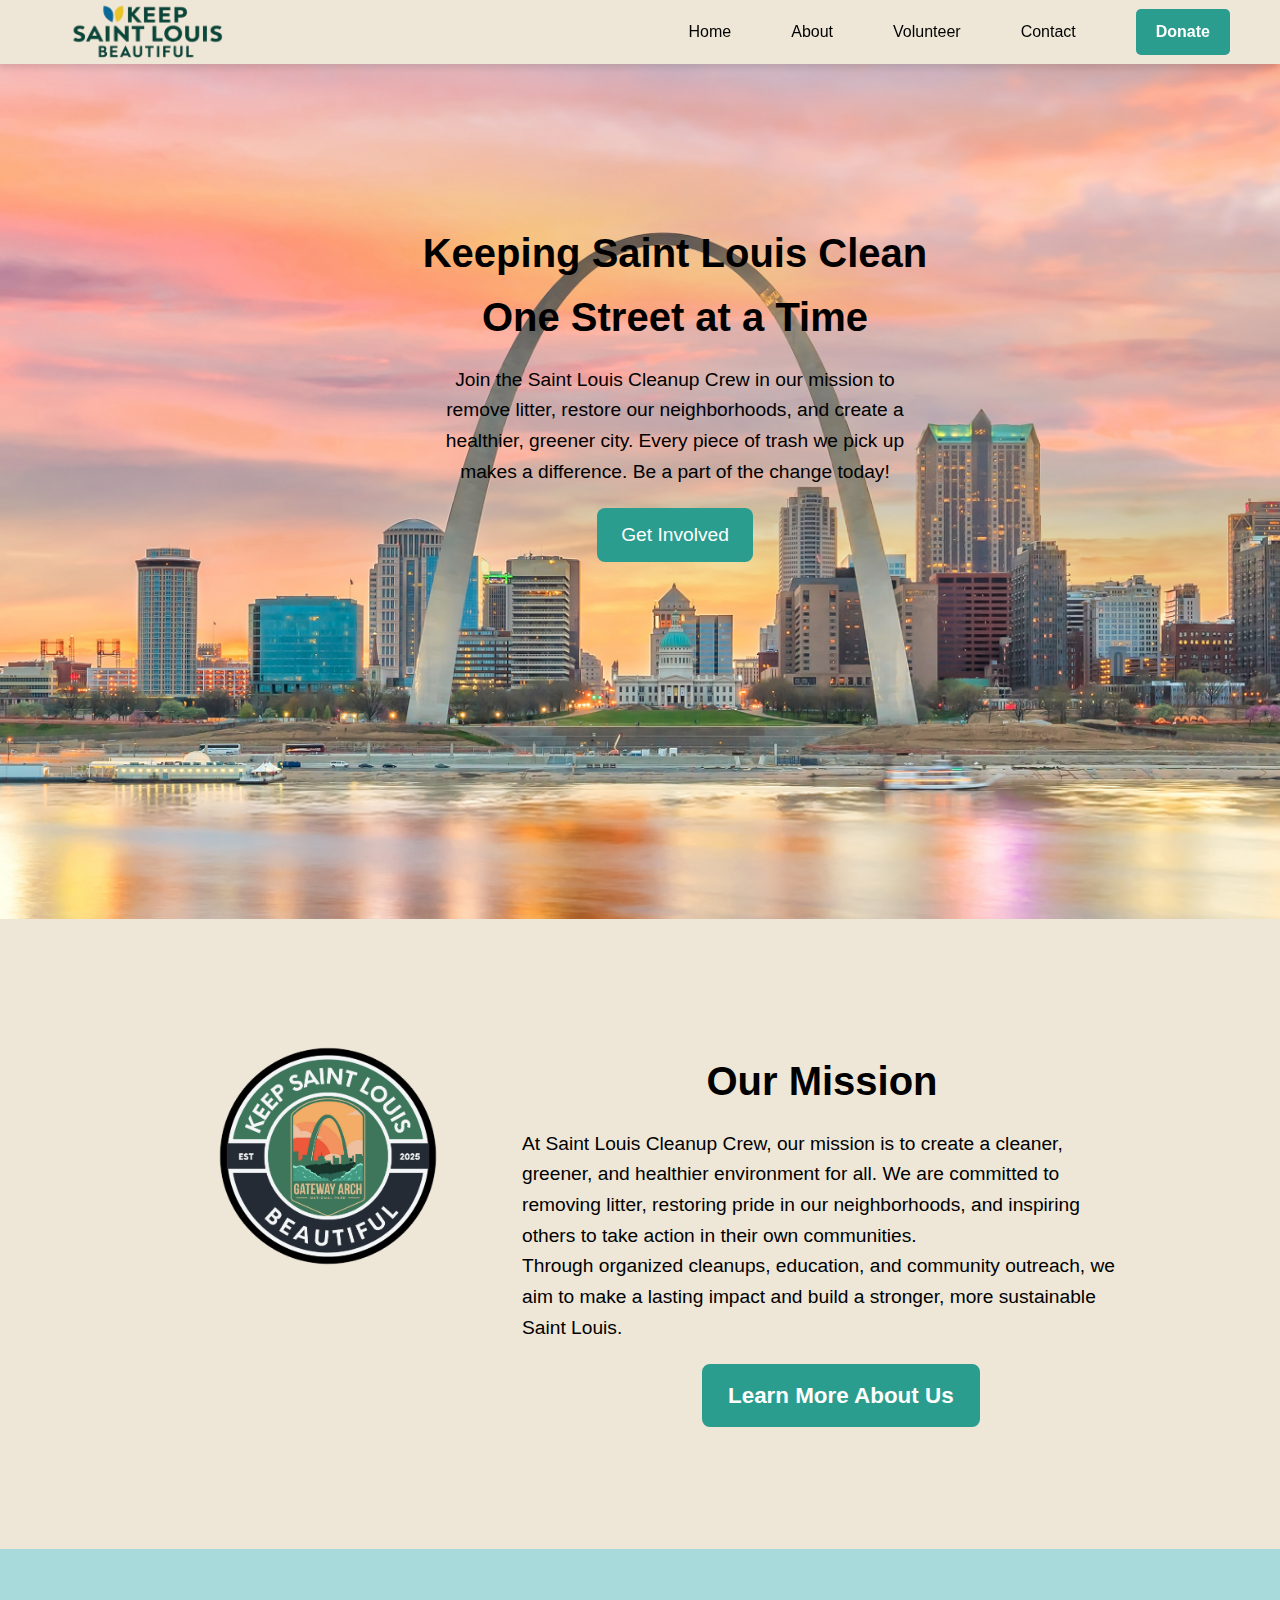
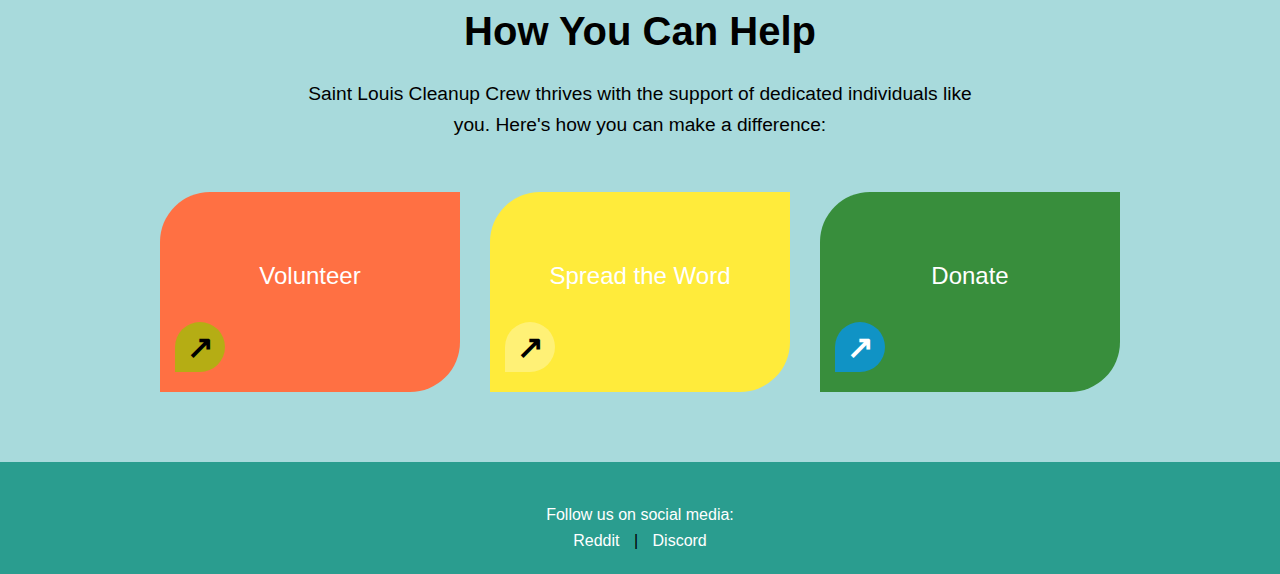
<file: index.html>
<!DOCTYPE html>
<html lang="en">
<head>
    <meta charset="UTF-8">
    <meta name="viewport" content="width=device-width, initial-scale=1.0">
    <title>Keep Saint Louis Beautiful</title>
    <link rel="icon" href="images/title_logo.png" type="image/png">
    <link rel="stylesheet" href="styles.css">
</head>
<body>
    <header>
        <div class="logo-container">
            <div class="logo">
                <a href="index.html"> <!-- Link to homepage -->
                    <img src="images/header_logo.png" alt="Logo" />
                </a>
            </div>
        </div>
        <nav>
            <ul>
                <li><a href="index.html">Home</a></li>
                <li><a href="about.html">About</a></li>
                <li><a href="volunteer.html">Volunteer</a></li>
                <li><a href="contact.html">Contact</a></li>
                <li><a href="donate.html" class="donate-btn">Donate</a></li>
            </ul>
        </nav>
    </header>

    <section class="hero" id="hero">
        <div class="hero-container">
            <div class="hero-right">
                <div class="hero-text">
                    <h1>Keeping Saint Louis Clean <br> One Street at a Time</h1>
                    <p>Join the Saint Louis Cleanup Crew in our mission to remove litter, restore our neighborhoods, and create a healthier, greener city. Every piece of trash we pick up makes a difference. Be a part of the change today!</p>
                    <a href="volunteer.html" class="hero-btn">Get Involved</a>
                </div>
            </div>
        </div>
    </section>

    <section id="our-mission" class="our-mission">
        <div class="mission-content">
            <img src="images/badge_logo.png" alt="Saint Louis Cleanup Crew Logo" class="mission-logo" />
            <div class="mission-text">
                <h1>Our Mission</h1>
                <p>
                    At Saint Louis Cleanup Crew, our mission is to create a cleaner, greener, and healthier environment for all. 
                    We are committed to removing litter, restoring pride in our neighborhoods, and inspiring others to take action in their own communities.
                </p>
                <p>
                    Through organized cleanups, education, and community outreach, we aim to make a lasting impact and build a stronger, more sustainable Saint Louis.
                </p>
                <a href="about.html" class="cta-button">Learn More About Us</a>
            </div>
        </div>
    </section>

    <section id="how-you-can-help" class="how-you-can-help">
        <div class="how-help-content">
            <h1>How You Can Help</h1>
            <p>Saint Louis Cleanup Crew thrives with the support of dedicated individuals like you. Here's how you can make a difference:</p>
            <div class="cards">
                <div class="card volunteer">
                    <a href="volunteer.html" class="card-link">
                        <div class="overlay"></div>
                        <p>Volunteer</p>
                        <div class="arrow">&#8599;</div>
                    </a>
                </div>                
                <div class="card spread-the-word">
                    <div class="overlay"></div>
                    <p>Spread the Word</p>
                    <div class="arrow">&#8599;</div>
                </div>
                <div class="card donate">
                    <div class="overlay"></div>
                    <p>Donate</p>
                    <div class="arrow">&#8599;</div>
                </div>
            </div>
        </div>
    </section>

    <footer>
        <p>Follow us on social media:</p>
        <a href="https://www.reddit.com/r/StLouisCleanupCrew/" target="_blank">Reddit</a> |
        <a href="https://discord.gg/vTdXExp7Z8 " target="_blank">Discord</a>
    </footer>
</body>
</html>
</file>
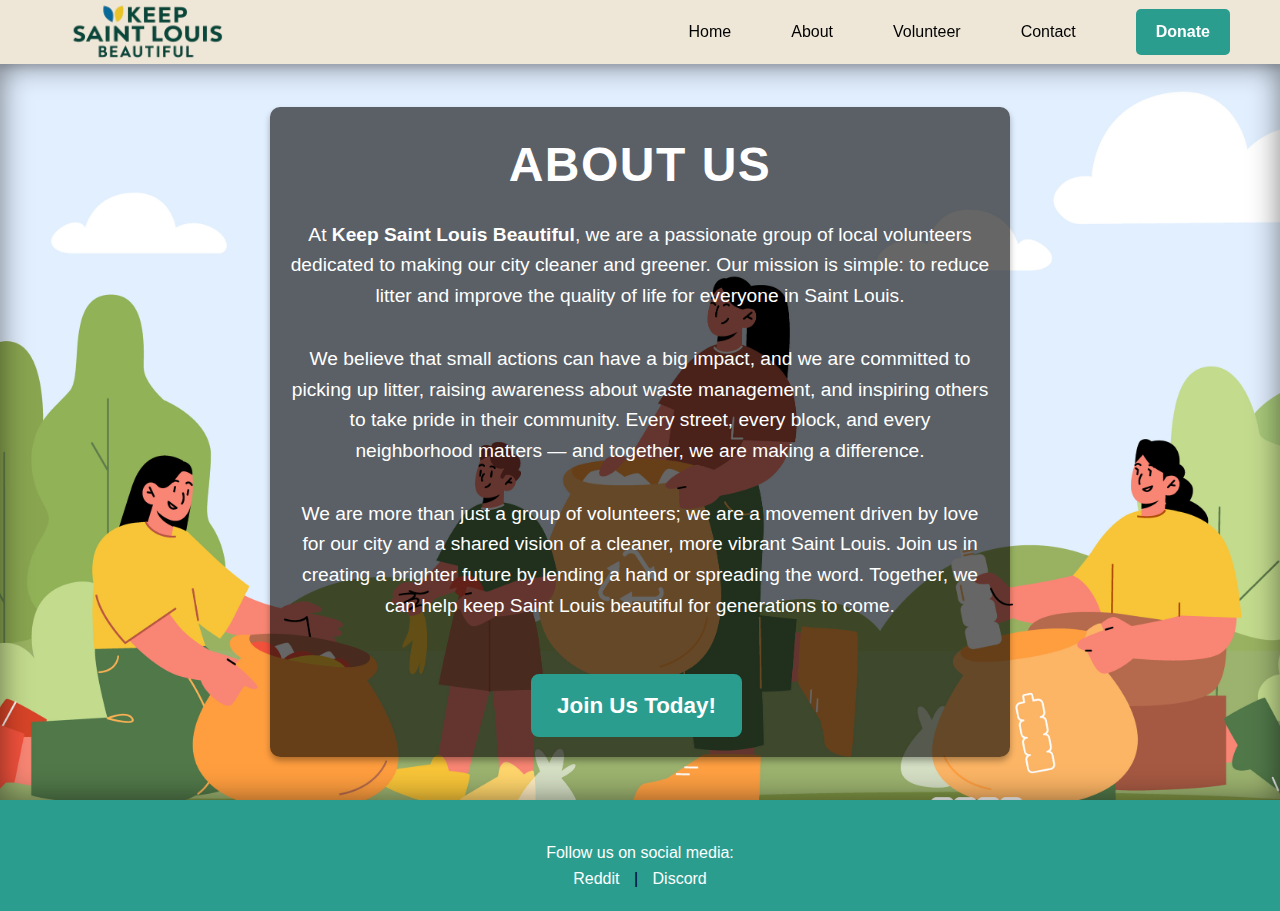
<file: about.html>
<!DOCTYPE html>
<html lang="en">
<head>
    <meta charset="UTF-8">
    <meta name="viewport" content="width=device-width, initial-scale=1.0">
    <title>About Us - Keep Saint Louis Beautiful</title>
    <link rel="stylesheet" href="styles.css">
</head>
<body>
    <header>
        <div class="logo-container">
            <div class="logo">
                <a href="index.html">
                    <img src="images/header_logo.png" alt="Logo" />
                </a>
            </div>
        </div>
        <nav>
            <ul>
                <li><a href="index.html">Home</a></li>
                <li><a href="about.html">About</a></li>
                <li><a href="volunteer.html">Volunteer</a></li>
                <li><a href="contact.html">Contact</a></li>
                <li><a href="donate.html" class="donate-btn">Donate</a></li>
            </ul>
        </nav>
    </header>

    <!-- About Us Section -->
<section class="about">
    <div class="about-content">
        <h1>About Us</h1>
        <p>At <strong>Keep Saint Louis Beautiful</strong>, we are a passionate group of local volunteers dedicated to making our city cleaner and greener. Our mission is simple: to reduce litter and improve the quality of life for everyone in Saint Louis.</p>
        <p>We believe that small actions can have a big impact, and we are committed to picking up litter, raising awareness about waste management, and inspiring others to take pride in their community. Every street, every block, and every neighborhood matters — and together, we are making a difference.</p>
        <p>We are more than just a group of volunteers; we are a movement driven by love for our city and a shared vision of a cleaner, more vibrant Saint Louis. Join us in creating a brighter future by lending a hand or spreading the word. Together, we can help keep Saint Louis beautiful for generations to come.</p>
        
        <!-- Call to Action Button -->
        <div class="cta-container">
            <a href="volunteer-form.html" class="cta-button">Join Us Today!</a>
        </div>
    </div>
</section>



    <footer>
        <p>Follow us on social media:</p>
        <a href="https://www.reddit.com/r/StLouisCleanupCrew/" target="_blank">Reddit</a> |
        <a href="https://discord.gg/vTdXExp7Z8 " target="_blank">Discord</a>
    </footer>
</body>
</html>
</file>
<file: styles.css>
/* General Styles */
* {
    margin: 0;
    padding: 0;
    box-sizing: border-box;
}

body {
    font-family: Arial, sans-serif;
    line-height: 1.6;
    background-color: #f4f4f4;
    overflow-x: hidden; /* To prevent horizontal scrolling if sections overflow */
}

/* Header Styles */
header {
    position: sticky; /* Makes the header sticky */
    top: 0; /* Ensures the header stays at the top of the viewport */
    display: flex;
    justify-content: space-between;
    align-items: center;
    background-color: #EEE7D7;
    padding: 20px;
    z-index: 1000; /* Ensures the header stays on top of other elements */
    width: 100%; /* Ensures the header takes the full width of the viewport */
    box-shadow: 0 4px 6px rgba(0, 0, 0, 0.1); /* Optional: Adds a shadow under the sticky header for better visibility */
    height: 4rem;
}

.logo-container {
    display: flex;
    align-items: center;
}

.logo img {
    width: 21.875rem;
    margin-left: -50px;
    margin-top: 0.625rem;
}

nav ul {
    display: flex;
    list-style-type: none;
    align-items: center; /* Vertically center nav items */
}

nav li {
    margin: 0 15px;
    padding: 15px;
}

nav a {
    color: rgb(0, 0, 0);
    text-decoration: none;
    font-size: 1rem;
}

nav a:hover {
    text-decoration: underline;
}

/* Donate Button in Header */
nav .donate-btn {
    background-color: #2a9d8f; /* Color to stand out */
    color: white;
    padding: 10px 20px;
    font-size: 1rem;
    font-weight: bold;
    text-decoration: none;
    border-radius: 50px;
    display: inline-block;
    transition: background-color 0.3s;
}

nav .donate-btn:hover {
    background-color: #e68930; /* Darker shade on hover */
}

/* Hero Section Styles */
.hero {
    display: flex;
    justify-content: center; /* Centers content horizontally */
    align-items: center; /* Centers content vertically */
    text-align: center;
    padding: 50px;
    background: url('images/hero.jpeg') no-repeat center bottom;
    background-size: cover;
    color: white;
    height: 95vh;
    width: 100%;
}

.hero-container {
    display: flex;
    flex-direction: column;
    align-items: center;
    justify-content: center;
    width: 100%;
    height: 100vh;
}

.hero-text {
    max-width: 600px;
    margin-top: -200px;
    margin-left: 70px;
}

.hero-text h1 {
    font-size: 2.5rem;
    margin-bottom: 1rem;
    color: black;
}

.hero-text p {
    font-size: 1.2rem;
    max-width: 500px;
    margin: 0 auto;
    color: black;
}

/* Hero Button */
.hero-btn {
    display: inline-block;
    margin-top: 20px;
    padding: 12px 24px;
    background-color: #2a9d8f;
    color: rgb(255, 255, 255);
    font-size: 1.2rem;
    text-decoration: none;
    border-radius: 8px;
    transition: background 0.3s;
}

.hero-btn:hover {
    background-color: #1e7f6a;
}

/* Our Mission Section Styling */
.our-mission {
    position: relative;
    display: flex;
    justify-content: center; /* Centers content horizontally */
    align-items: center; /* Centers content vertically */
    text-align: center;
    padding: 50px;
    background-color: #EEE7D7; /* Warm orange */
    height: 70vh; /* Full viewport height */
    width: 100%;
}

.mission-content {
    position: relative;
    width: 100%;
    height: 100%;
}

.mission-logo {
    position: absolute; /* Allows the logo to be freely moved */
    top: 5%; /* Adjust this value to position the logo vertically */
    left: 10%; /* Adjust this value to position the logo horizontally */
    width: 25vw; /* Adjust the width of the logo */
    height: auto;
}

.mission-text {
    position: absolute; /* Allows text to be freely moved */
    top: 15%; /* Adjust this value to position the text vertically */
    left: 40%; /* Adjust this value to position the text horizontally */
    max-width: 600px;
    text-align: left; /* Left align the text */
}

.mission-text h1 {
    font-size: 2.5rem;
    margin-bottom: 1rem;
    text-align: center;
}

.mission-text p {
    font-size: 1.2rem;
    line-height: 1.6;
}

/* Mission Button */
.cta-button {
    display: inline-block;
    margin-top: 20px;
    padding: 10px 20px;
    font-size: 1.2rem;
    font-weight: bold;
    background-color: #2a9d8f; /* Choose a color that stands out */
    color: white;
    text-decoration: none;
    border-radius: 5px;
    transition: background-color 0.3s ease;
    margin-left: 30%;
}

.cta-button:hover {
    background-color: #1e7f6a; /* Darker shade for hover effect */
}

/* How You Can Help Section */
.how-you-can-help {
    padding: 50px;
    background-color: #A8DADC; /* Light green */
    text-align: center;
}

.how-help-content h1 {
    font-size: 2.5rem;
    margin-bottom: 1rem;
}

.how-help-content p {
    font-size: 1.2rem;
    max-width: 700px;
    margin: 0 auto 2rem; /* Centers text and adds spacing */
    line-height: 1.6;
}

/* Cards Container */
.cards {
    display: flex;
    flex-wrap: wrap;
    justify-content: center; /* Center cards instead of spacing them out */
    gap: 30px;
    padding-top: 20px;
    padding-bottom: 20px;
}

.card {
    position: relative;
    width: 300px;
    height: 200px;
    background-color: #FF7043; /* Volunteer card color */
    overflow: hidden;
    color: white;
    text-align: center;
    display: flex;
    justify-content: center;
    align-items: center;
    cursor: pointer;
    transition: transform 0.3s ease, background-color 0.3s ease;
}

.card:hover {
    transform: scale(1.05);
    background-color: #E68930; /* Darker shade for hover */
}

.card-link {
    display: flex;
    justify-content: center;
    align-items: center;
    width: 100%;
    height: 100%;
    text-decoration: none;
    color: inherit;
}

/* Overlay Styles */
.card .overlay {
    position: absolute;
    top: 0;
    left: 0;
    width: 100%;
    height: 100%;
    background: rgba(0, 0, 0, 0.5); /* Dark overlay */
    transition: opacity 0.3s ease;
    opacity: 0;
}

.card:hover .overlay {
    opacity: 1;
}

/* Text and Arrow */
.card .card-content {
    display: flex;
    justify-content: center;
    align-items: center;
    flex-direction: column;
    height: 100%;
    text-align: center;
}

.card p {
    font-size: 1.5rem;
    position: relative;
    z-index: 1;
}

.card .arrow {
    font-size: 2rem;
    position: absolute;
    bottom: 20px;
    z-index: 1;
}

/* Specific Card Colors */
.card.volunteer {
    background-color: #FF7043; /* Volunteer button color */
    border-radius: 50px 0 50px 0; /* Top-left straight, others rounded */
}

.card.spread-the-word {
    background-color: #FFEB3B; /* Spread the Word button color */
    border-radius: 50px 0 50px 0; /* Top-left straight, others rounded */
}

.card.donate {
    background-color: #388E3C; /* Donate button color */
    border-radius: 50px 0 50px 0; /* Top-left straight, others rounded */
}

/* Arrow Icon Styles */
.arrow {
    position: absolute;
    bottom: 15px;
    left: 15px;
    width: 50px;
    height: 50px;
    display: flex;
    align-items: center;
    justify-content: center;
    font-size: 24px;
    font-weight: bold;
    border-radius: 50px 50px 50px 0;
    background: rgba(255, 255, 255, 0.3); /* Semi-transparent */
    color: black;
    transition: background 0.3s ease-in-out;
}

/* Different Colors for Each Section */
.educate .arrow {
    background: rgba(0, 100, 0, 0.7); /* Dark green */
    color: white;
}

.volunteer .arrow {
    background: rgba(150, 200, 0, 0.7); /* Light yellow-green */
    color: black;
}

.donate .arrow {
    background: rgba(0, 150, 255, 0.7); /* Blue */
    color: white;
}


/* About Us Section */
.about {
    position: relative;
    display: flex;
    justify-content: center;
    align-items: center;
    text-align: center;
    padding: 50px;
    background: url(images/about.jpeg) no-repeat center center;
    background-size: cover;
    background-attachment: fixed;
    height: 81.8vh;
    width: 100%;
    color: white;
    box-shadow: inset 0 0 30px rgba(0, 0, 0, 0.5); /* Adds subtle dark overlay for contrast */
}

/* Content Container */
.about-content {
    position: relative;
    text-align: center;
    max-width: 800px;
    margin: 0 auto;
    padding: 20px;
    background-color: rgba(0, 0, 0, 0.6); /* Semi-transparent background for readability */
    border-radius: 10px;
    box-shadow: 0 4px 6px rgba(0, 0, 0, 0.3); /* Soft shadow for the content box */
}

/* Heading Styles */
.about-content h1 {
    font-size: 3rem;
    margin-bottom: 1rem;
    font-weight: bold;
    text-transform: uppercase;
    letter-spacing: 1.5px;
}

/* Paragraph Styles */
.about-content p {
    font-size: 1.2rem;
    max-width: 700px;
    margin: 0 auto 2rem;
    line-height: 1.6;
}

/* Call to Action Button */
.cta-container {
    display: flex;
    justify-content: center;
    margin-left: -310px;
}

.cta-button {
    display: inline-block;
    padding: 12px 24px;
    background-color: #2a9d8f;
    color: white;
    font-size: 1.2rem;
    text-decoration: none;
    border-radius: 8px;
    transition: background 0.3s;
    border: 2px solid #2a9d8f; /* Adds a border to match the button */
}

.cta-button:hover {
    background-color: #1e7f6a;
    border-color: #1e7f6a; /* Darker shade for hover effect */
}

/* General Styles */
* {
    margin: 0;
    padding: 0;
    box-sizing: border-box;
}

body {
    font-family: 'Arial', sans-serif;
    line-height: 1.6;
    background-color: #f4f4f4;
    overflow-x: hidden;
}

/* Header Styles */
header {
    position: sticky;
    top: 0;
    display: flex;
    justify-content: space-between;
    align-items: center;
    background-color: #EEE7D7;
    padding: 20px;
    z-index: 1000;
    width: 100%;
    box-shadow: 0 4px 6px rgba(0, 0, 0, 0.1);
    height: 4rem;
}

.logo-container {
    display: flex;
    align-items: center;
}

.logo img {
    width: 21.875rem;
    margin-left: -50px;
    margin-top: 0.625rem;
}

nav ul {
    display: flex;
    list-style-type: none;
    align-items: center;
}

nav li {
    margin: 0 15px;
    padding: 15px;
}

nav a {
    color: rgb(0, 0, 0);
    text-decoration: none;
    font-size: 1rem;
}

nav a:hover {
    text-decoration: underline;
}

nav .donate-btn {
    background-color: #2a9d8f;
    color: white;
    padding: 10px 20px;
    font-size: 1rem;
    font-weight: bold;
    text-decoration: none;
    border-radius: 5px;
    display: inline-block;
    transition: background-color 0.3s;
}

nav .donate-btn:hover {
    background-color: #e68930;
}

/* Volunteer Hero Section */
.volunteer-hero {
    display: flex;
    justify-content: center;
    align-items: center;
    text-align: center;
    padding: 70px;
    background: url('images/volunteer-hero.jpg') no-repeat center bottom;
    background-size: cover;
    color: white;
    height: 60vh;
    width: 100%;
}

.volunteer-hero-content {
    max-width: 800px;
    background-color: rgba(0, 0, 0, 0.6); /* Semi-transparent background */
    padding: 30px;
    border-radius: 10px;
    box-shadow: 0 4px 6px rgba(0, 0, 0, 0.3);
}

.volunteer-hero h1 {
    font-size: 3rem;
    margin-bottom: 1.5rem;
    font-weight: bold;
    text-transform: uppercase;
    text-shadow: 2px 2px 6px rgba(0, 0, 0, 0.3);
}

.volunteer-hero p {
    font-size: 1.4rem;
    margin-bottom: 25px;
}

.cta-button {
    display: inline-block;
    padding: 12px 24px;
    background-color: #2a9d8f;
    color: white;
    font-size: 1.4rem;
    text-decoration: none;
    border-radius: 8px;
    transition: background 0.3s;
    border: 2px solid #2a9d8f;
    font-weight: bold;
}

.cta-button:hover {
    background-color: #1e7f6a;
    border-color: #1e7f6a;
}

/* Why Volunteer Section */
.why-volunteer {
    background-color: #f4f4f4;
    padding: 60px 20px;
    text-align: center;
}

.why-volunteer h1 {
    font-size: 2.8rem;
    margin-bottom: 20px;
    font-weight: bold;
    text-transform: uppercase;
}

.why-volunteer p {
    font-size: 1.4rem;
    margin-bottom: 40px;
    color: #333;
    max-width: 800px;
    margin-left: auto;
    margin-right: auto;
}

.why-volunteer ul {
    list-style-type: none;
    padding: 0;
}

.why-volunteer li {
    font-size: 1.2rem;
    line-height: 1.8;
    margin-bottom: 15px;
    background: url('images/check-icon.png') no-repeat left center;
    padding-left: 30px;
}

.why-volunteer li:last-child {
    margin-bottom: 0;
}

/* Volunteer Opportunities Section */
.volunteer-opportunities {
    background-color: #A8DADC;
    padding: 60px 20px;
    text-align: center;
}

.volunteer-opportunities h1 {
    font-size: 2.8rem;
    margin-bottom: 20px;
    font-weight: bold;
    text-transform: uppercase;
}

.volunteer-opportunities p {
    font-size: 1.4rem;
    margin-bottom: 30px;
    color: #333;
}

.volunteer-opportunities ul {
    list-style-type: none;
    padding: 0;
    margin-bottom: 30px;
}

.volunteer-opportunities li {
    font-size: 1.4rem;
    margin-bottom: 15px;
}


/* Footer Section Styling */
footer {
    background-color: #2a9d8f;
    padding: 20px;
    text-align: center;
}

footer a {
    color: white;
    text-decoration: none;
    margin: 0 10px;
}

footer a:hover {
    text-decoration: underline;
}

footer p {
    color: white;
    margin-top: 20px;
}
</file>
